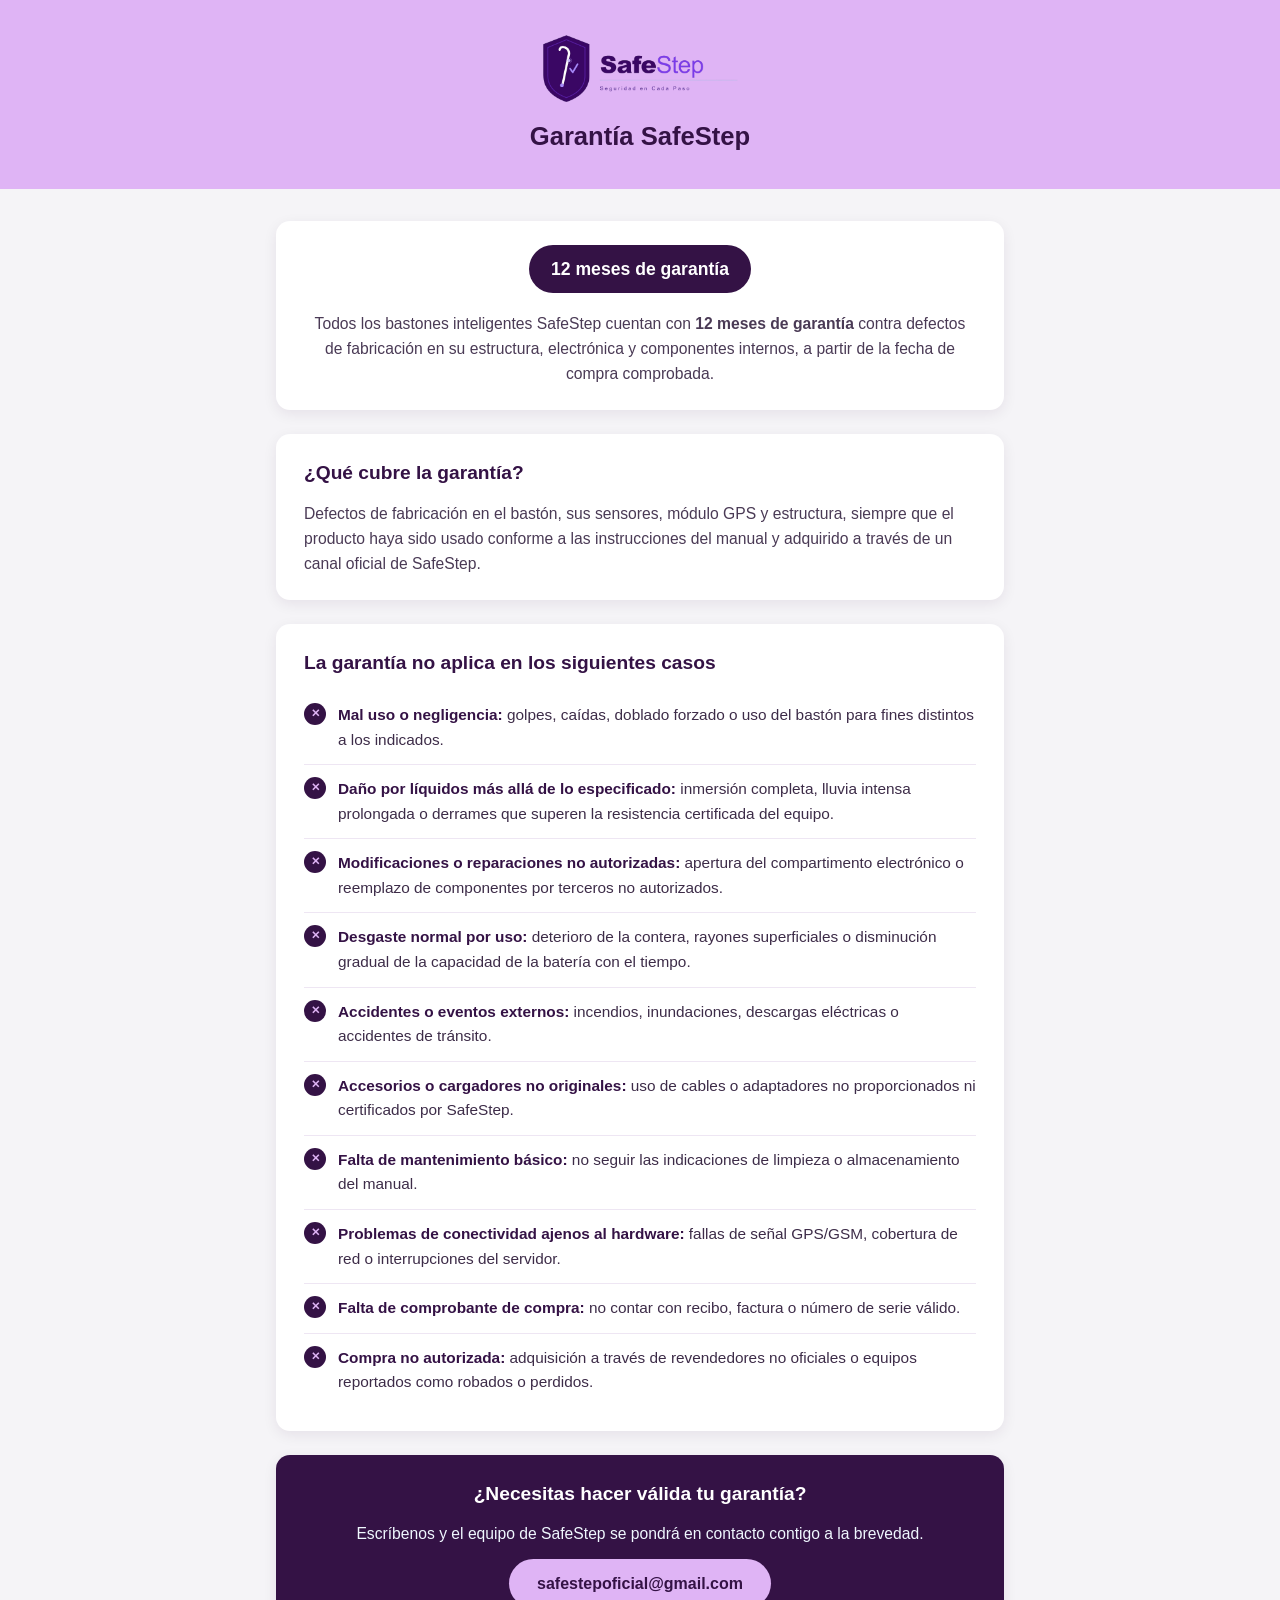
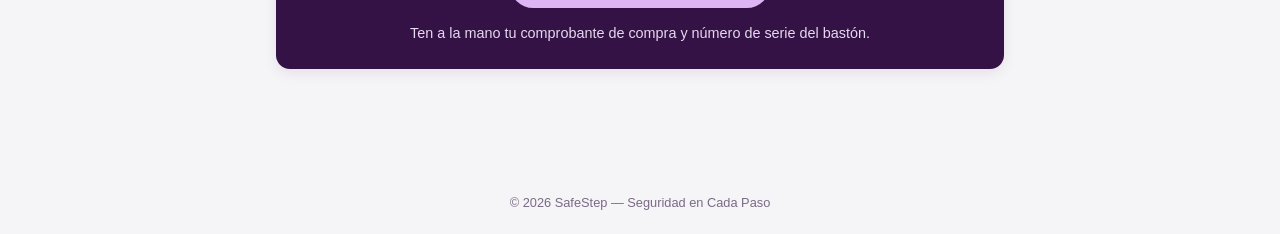
<file: tienda/garantia.html>
<!DOCTYPE html>
<html lang="es">

<head>
  <meta charset="UTF-8">
  <meta name="viewport" content="width=device-width, initial-scale=1.0">
  <title>Garantía SafeStep — Seguridad en Cada Paso</title>
  <link rel="stylesheet" href="garantia.css">
</head>

<body>

  <header>
    <img src="logo.png" alt="SafeStep">
    <h1>Garantía SafeStep</h1>
  </header>

  <main>

    <div class="card" style="text-align:center;">
      <span class="badge">12 meses de garantía</span>
      <p style="margin-top:10px;">Todos los bastones inteligentes SafeStep cuentan con <strong>12 meses de
          garantía</strong> contra defectos de fabricación en su estructura, electrónica y componentes internos, a
        partir de la fecha de compra comprobada.</p>
    </div>

    <div class="card">
      <h2>¿Qué cubre la garantía?</h2>
      <p>Defectos de fabricación en el bastón, sus sensores, módulo GPS y estructura, siempre que el producto haya sido
        usado conforme a las instrucciones del manual y adquirido a través de un canal oficial de SafeStep.</p>
    </div>

    <div class="card">
      <h2>La garantía no aplica en los siguientes casos</h2>
      <ul class="exclusions">
        <li><strong>Mal uso o negligencia:</strong> golpes, caídas, doblado forzado o uso del bastón para fines
          distintos a los indicados.</li>
        <li><strong>Daño por líquidos más allá de lo especificado:</strong> inmersión completa, lluvia intensa
          prolongada o derrames que superen la resistencia certificada del equipo.</li>
        <li><strong>Modificaciones o reparaciones no autorizadas:</strong> apertura del compartimento electrónico o
          reemplazo de componentes por terceros no autorizados.</li>
        <li><strong>Desgaste normal por uso:</strong> deterioro de la contera, rayones superficiales o disminución
          gradual de la capacidad de la batería con el tiempo.</li>
        <li><strong>Accidentes o eventos externos:</strong> incendios, inundaciones, descargas eléctricas o accidentes
          de tránsito.</li>
        <li><strong>Accesorios o cargadores no originales:</strong> uso de cables o adaptadores no proporcionados ni
          certificados por SafeStep.</li>
        <li><strong>Falta de mantenimiento básico:</strong> no seguir las indicaciones de limpieza o almacenamiento del
          manual.</li>
        <li><strong>Problemas de conectividad ajenos al hardware:</strong> fallas de señal GPS/GSM, cobertura de red o
          interrupciones del servidor.</li>
        <li><strong>Falta de comprobante de compra:</strong> no contar con recibo, factura o número de serie válido.
        </li>
        <li><strong>Compra no autorizada:</strong> adquisición a través de revendedores no oficiales o equipos
          reportados como robados o perdidos.</li>
      </ul>
    </div>

    <div class="card contact-card">
      <h2>¿Necesitas hacer válida tu garantía?</h2>
      <p style="color: aliceblue;">Escríbenos y el equipo de SafeStep se pondrá en contacto contigo a la brevedad.</p>
      <a href="mailto:safestepoficial@gmail.com">safestepoficial@gmail.com</a>
      <p class="note">Ten a la mano tu comprobante de compra y número de serie del bastón.</p>
    </div>

  </main>

  <footer>
    © 2026 SafeStep — Seguridad en Cada Paso
  </footer>

</body>

</html>
</file>
<file: tienda/garantia.css>
:root {
  --dark-purple: #341245;
  --light-purple: #dfb4f5;
  --bg-gray: #f5f4f7;
}

* {
  margin: 0;
  padding: 0;
  box-sizing: border-box;
}

body {
  font-family: "Segoe UI", Arial, sans-serif;
  background: var(--bg-gray);
  color: var(--dark-purple);
  line-height: 1.6;
}

header {
  background: var(--light-purple);
  padding: 32px 16px;
  text-align: center;
}

header img {
  height: 72px;
  display: block;
  margin: 0 auto 12px auto;
}

header h1 {
  color: var(--dark-purple);
  font-size: 1.6rem;
  font-weight: 700;
}

header p.subtitle {
  color: var(--dark-purple);
  opacity: 0.85;
  font-size: 0.95rem;
  margin-top: 4px;
}

main {
  max-width: 760px;
  margin: 0 auto;
  padding: 32px 16px 80px 16px;
}

.card {
  background: #ffffff;
  border-radius: 14px;
  box-shadow: 0 4px 14px rgba(52, 18, 69, 0.08);
  padding: 24px 28px;
  margin-bottom: 24px;
  opacity: 0;
  transform: translateY(16px);
  animation: fadeSlideIn 0.6s ease forwards;
}

.card:nth-of-type(1) {
  animation-delay: 0ms;
}

.card:nth-of-type(2) {
  animation-delay: 120ms;
}

.card:nth-of-type(3) {
  animation-delay: 240ms;
}

.card:nth-of-type(4) {
  animation-delay: 360ms;
}

@keyframes fadeSlideIn {
  to {
    opacity: 1;
    transform: translateY(0);
  }
}

.badge {
  display: inline-block;
  background: var(--dark-purple);
  color: #ffffff;
  font-weight: 700;
  font-size: 1.1rem;
  padding: 10px 22px;
  border-radius: 999px;
  margin-bottom: 8px;
}

.card h2 {
  font-size: 1.2rem;
  margin-bottom: 12px;
  color: var(--dark-purple);
}

.card p {
  color: #4a3a55;
  font-size: 0.98rem;
}

ul.exclusions {
  list-style: none;
}

ul.exclusions li {
  position: relative;
  padding: 12px 0 12px 34px;
  border-bottom: 1px solid #eee6f3;
  font-size: 0.96rem;
  color: #3d2c48;
}

ul.exclusions li:last-child {
  border-bottom: none;
}

ul.exclusions li::before {
  content: "✕";
  position: absolute;
  left: 0;
  top: 12px;
  color: var(--light-purple);
  font-weight: 700;
  background: var(--dark-purple);
  width: 22px;
  height: 22px;
  border-radius: 50%;
  display: flex;
  align-items: center;
  justify-content: center;
  font-size: 0.7rem;
}

ul.exclusions li strong {
  color: var(--dark-purple);
}

.contact-card {
  background: var(--dark-purple);
  color: #ffffff;
  text-align: center;
}

.contact-card h2 {
  color: #ffffff;
}

.contact-card a {
  display: inline-block;
  margin-top: 12px;
  background: var(--light-purple);
  color: var(--dark-purple);
  font-weight: 700;
  text-decoration: none;
  padding: 12px 28px;
  border-radius: 999px;
  transition: transform 0.2s ease;
}

.contact-card a:hover {
  transform: translateY(-2px);
}

.contact-card p.note {
  color: #e6d9ef;
  font-size: 0.9rem;
  margin-top: 14px;
}

footer {
  text-align: center;
  padding: 20px;
  font-size: 0.8rem;
  color: #7a6a85;
}
</file>
